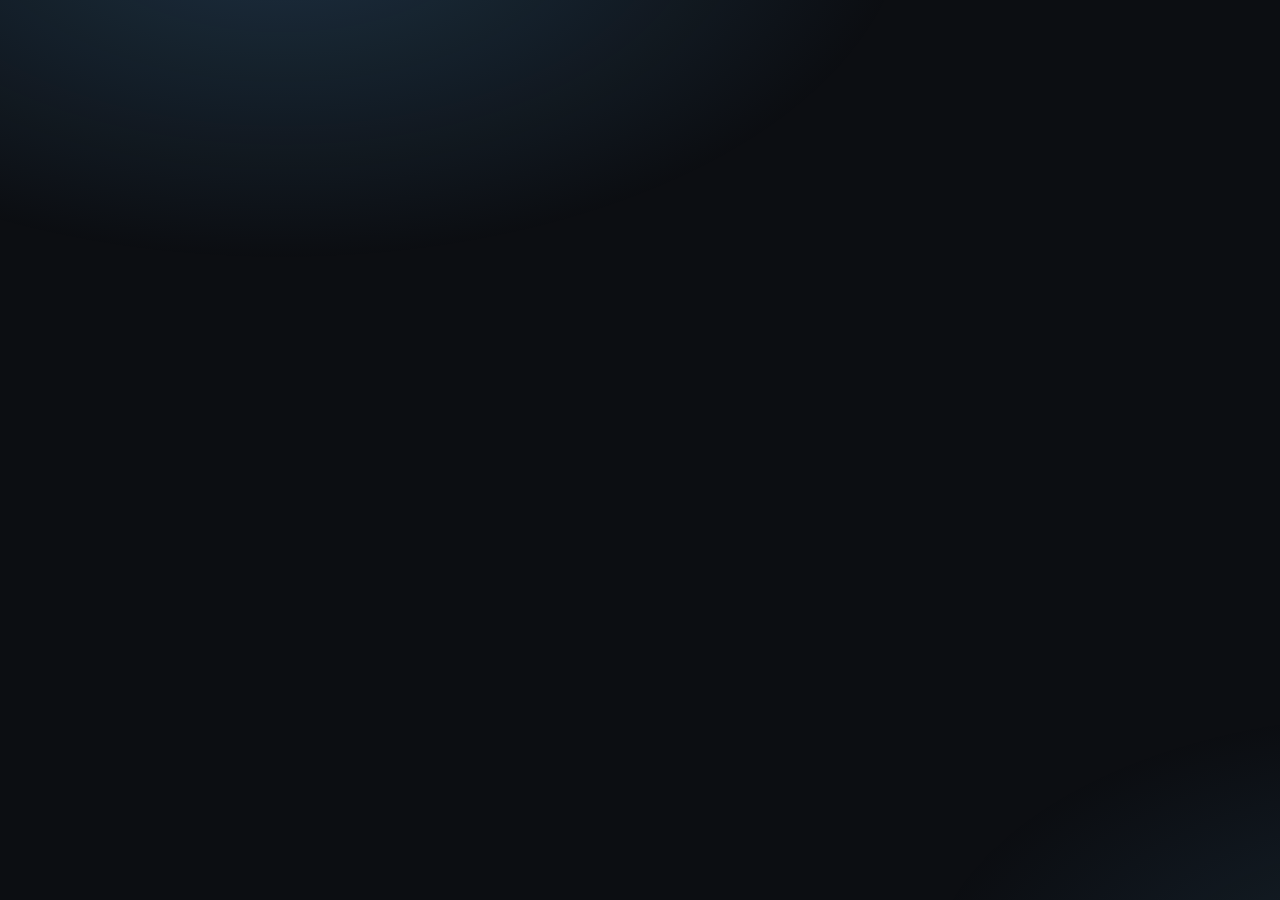
<file: ui/index.html>
<!DOCTYPE html>
<html lang="en">
<head>
<meta charset="utf-8" />
<meta name="viewport" content="width=device-width, initial-scale=1" />
<title>EMOTIV Mind Music</title>
<link rel="stylesheet" href="app.css" />
</head>
<body>

<!-- ─── Language picker (first run) ───────────────────────────────────────── -->
<div id="welcome" class="overlay hidden">
  <div class="welcome-card">
    <div class="orb-mini"></div>
    <h1 data-i18n="welcome.title"></h1>
    <div class="lang-grid">
      <button class="lang-btn" data-lang="en">
        <span class="lang-flag">EN</span>
        <span class="lang-name">English</span>
      </button>
      <button class="lang-btn" data-lang="zh">
        <span class="lang-flag">中</span>
        <span class="lang-name">中文</span>
      </button>
    </div>
    <p class="muted" data-i18n="welcome.hint"></p>
  </div>
</div>

<!-- ─── App ───────────────────────────────────────────────────────────────── -->
<div id="app" class="hidden">

  <header class="topbar">
    <div class="brand">
      <span class="brand-dot" id="brand-dot"></span>
      <div>
        <div class="brand-title" data-i18n="app.title"></div>
        <div class="brand-sub muted" data-i18n="app.subtitle"></div>
      </div>
    </div>
    <div class="topbar-right">
      <button class="device-pill hidden" id="device-pill">
        <svg id="pill-head" viewBox="0 0 44 48" aria-hidden="true"></svg>
        <span class="device-name" id="pill-name"></span>
        <span class="quality-badge" id="pill-quality">—</span>
      </button>
      <span class="pill" id="running-pill"></span>
      <div class="lang-switch">
        <button data-lang="en" class="lang-chip">EN</button>
        <button data-lang="zh" class="lang-chip">中文</button>
      </div>
      <button class="btn ghost" id="btn-settings" data-i18n="btn.settings"></button>
    </div>
  </header>

  <main>
    <div class="col-main">

      <!-- ─── Getting started: only until all three are done ─────────────── -->
      <section class="card setup-card hidden" id="setup-card">
        <div class="row-between">
          <h2 data-i18n="setup_guide.title"></h2>
          <span class="muted small" id="setup-progress"></span>
        </div>
        <div class="setup-steps">
          <div class="setup-step" id="setup-cortex">
            <span class="setup-check"></span>
            <div class="setup-text">
              <b data-i18n="setup_guide.cortex"></b>
              <span class="muted small" data-i18n="setup_guide.cortex.hint"></span>
            </div>
            <button class="btn tiny" data-open-settings="cortex" data-i18n="btn.add_keys"></button>
          </div>
          <div class="setup-step" id="setup-spotify">
            <span class="setup-check"></span>
            <div class="setup-text">
              <b data-i18n="setup_guide.spotify"></b>
              <span class="muted small" data-i18n="setup_guide.spotify.hint"></span>
            </div>
            <button class="btn tiny" id="btn-setup-spotify" data-i18n="btn.connect_spotify"></button>
          </div>
          <div class="setup-step" id="setup-headset">
            <span class="setup-check"></span>
            <div class="setup-text">
              <b data-i18n="setup_guide.headset"></b>
              <span class="muted small" data-i18n="setup_guide.headset.hint"></span>
            </div>
          </div>
          <div class="setup-step" id="setup-commands">
            <span class="setup-check"></span>
            <div class="setup-text">
              <b data-i18n="setup_guide.commands"></b>
              <span class="muted small" data-i18n="setup_guide.commands.hint"></span>
            </div>
          </div>
        </div>
      </section>

      <!-- ─── Headset, sensors, profile ─────────────────────────────────── -->
      <section class="card collapsible" id="devices-card">
        <button class="card-head" data-collapse="devices-card">
          <i class="chev"></i>
          <h2 data-i18n="panel.devices"></h2>
          <span class="card-summary" id="devices-summary"></span>
        </button>

        <div class="card-body">
          <div class="row-between">
            <div class="subhead muted" data-i18n="panel.headsets"></div>
            <button class="btn tiny ghost" id="btn-refresh-headsets" data-i18n="btn.refresh"></button>
          </div>
          <div class="picker" id="headset-list"></div>
          <div class="empty muted" id="headset-empty"></div>

          <div class="quality hidden" id="quality-block">
            <svg id="headmap" viewBox="0 0 160 176" aria-hidden="true"></svg>
            <div class="quality-readout">
              <div class="q-tabs">
                <button class="q-tab active" data-quality="cq" data-i18n="quality.contact"></button>
                <button class="q-tab" data-quality="eq" data-i18n="quality.eeg"></button>
              </div>
              <div class="q-big" id="q-big">—</div>
              <p class="small" id="q-verdict"></p>
              <p class="muted small" id="q-help"></p>
            </div>
          </div>

          <div id="profile-block">
            <div class="row-between">
              <div class="subhead muted" data-i18n="panel.profiles"></div>
              <div class="row-gap">
                <button class="btn tiny ghost hidden" id="btn-change-profile" data-i18n="btn.change"></button>
                <button class="btn tiny ghost hidden" id="btn-new-profile-devices" data-i18n="btn.new_profile"></button>
              </div>
            </div>
            <div class="picker" id="profile-list"></div>
            <div class="empty muted" id="profile-empty"></div>
          </div>
        </div>
      </section>

      <!-- ─── Now playing ───────────────────────────────────────────────── -->
      <section class="card now-card" id="now-card">
        <div class="now-art" id="now-art">
          <svg viewBox="0 0 48 48" aria-hidden="true"><path d="M18 34V14l18-4v20" fill="none" stroke="currentColor" stroke-width="2.4" stroke-linecap="round" stroke-linejoin="round"/><circle cx="14" cy="34" r="4" fill="currentColor"/><circle cx="32" cy="30" r="4" fill="currentColor"/></svg>
        </div>
        <div class="now-info">
          <div class="now-label muted" id="now-label"></div>
          <div class="now-track" id="now-track">—</div>
          <div class="now-artist muted" id="now-artist"></div>
          <div class="now-progress hidden" id="now-progress"><div class="now-progress-fill" id="now-progress-fill"></div></div>

          <div class="transport" id="transport">
            <button class="tbtn" data-player="shuffle" id="t-shuffle">
              <svg viewBox="0 0 24 24"><path d="M3 7h3.5c2 0 3.2 1 4.3 2.7l2.4 4.6C14.3 16 15.5 17 17.5 17H21M18 14l3 3-3 3M3 17h3.5c1.3 0 2.2-.4 3-1.2M13.5 8.2c.8-.8 1.7-1.2 3-1.2H21M18 4l3 3-3 3"/></svg>
            </button>
            <button class="tbtn" data-player="previous">
              <svg viewBox="0 0 24 24"><path d="M6 5v14M19 5l-10 7 10 7z" class="fill"/></svg>
            </button>
            <button class="tbtn big" data-player="play_pause" id="t-play">
              <svg viewBox="0 0 24 24" id="t-play-icon"><path d="M8 5l11 7-11 7z" class="fill"/></svg>
            </button>
            <button class="tbtn" data-player="next">
              <svg viewBox="0 0 24 24"><path d="M18 5v14M5 5l10 7-10 7z" class="fill"/></svg>
            </button>
            <button class="tbtn" data-player="volume_down">
              <svg viewBox="0 0 24 24"><path d="M4 9h4l5-4v14l-5-4H4zM16.5 12h4" class="fill-first"/></svg>
            </button>
            <span class="volume muted" id="t-volume"></span>
            <button class="tbtn" data-player="volume_up">
              <svg viewBox="0 0 24 24"><path d="M4 9h4l5-4v14l-5-4H4zM16.5 12h5M19 9.5v5" class="fill-first"/></svg>
            </button>
          </div>

          <div class="now-foot">
            <label class="device-picker">
              <svg viewBox="0 0 24 24" aria-hidden="true"><rect x="3" y="4" width="18" height="12" rx="2"/><path d="M8 20h8M12 16v4"/></svg>
              <span data-i18n="now.play_on"></span>
              <select id="now-device"></select>
            </label>
            <a class="spotify-link hidden" id="now-open" href="#" data-i18n="now.open_in_spotify"></a>
          </div>
          <p class="muted small device-hint hidden" id="now-device-hint" data-i18n="now.devices_hint"></p>
        </div>

        <!-- Shown instead of the player until Spotify is connected -->
        <div class="now-connect hidden" id="now-connect">
          <p id="now-connect-text"></p>
          <div class="row-gap">
            <button class="btn primary" id="btn-connect-spotify" data-i18n="btn.connect_spotify"></button>
            <button class="btn ghost" data-open-settings="spotify" data-i18n="btn.spotify_setup"></button>
          </div>
        </div>
      </section>

      <!-- ─── What your mind controls ───────────────────────────────────── -->
      <section class="card controls-card" id="controls-card">
        <div class="row-between controls-head">
          <div>
            <h2 data-i18n="controls.title"></h2>
            <p class="muted small" data-i18n="controls.subtitle"></p>
          </div>
          <label class="master-switch" id="mind-switch">
            <span class="master-label" id="mind-switch-label"></span>
            <button class="toggle big" id="mind-toggle" role="switch"></button>
          </label>
        </div>

        <div class="banner warn hidden" id="controls-quality-warning"></div>
        <div class="banner hidden" id="controls-spotify-warning"></div>

        <div id="binding-list"></div>
        <div class="controls-empty" id="controls-empty"></div>

        <div class="last-action hidden" id="last-action">
          <span class="last-dot" id="last-dot"></span>
          <span id="last-action-text"></span>
          <span class="muted small" id="last-action-when"></span>
        </div>

        <details class="finetune" id="finetune">
          <summary data-i18n="controls.finetune"></summary>

          <div class="finetune-body">
            <div class="tune-row">
              <label>
                <span data-i18n="tune.threshold"></span>
                <b id="lbl-threshold"></b>
              </label>
              <input type="range" id="in-threshold" min="0.2" max="0.95" step="0.05" />
              <p class="muted small" data-i18n="tune.threshold.hint"></p>
            </div>
            <div class="tune-row">
              <label>
                <span data-i18n="tune.hold"></span>
                <b id="lbl-hold"></b>
              </label>
              <input type="range" id="in-hold" min="0" max="2" step="0.125" />
              <p class="muted small" data-i18n="tune.hold.hint"></p>
            </div>
            <div class="tune-row">
              <label>
                <span data-i18n="tune.cooldown"></span>
                <b id="lbl-cooldown"></b>
              </label>
              <input type="range" id="in-cooldown" min="0.5" max="6" step="0.5" />
              <p class="muted small" data-i18n="tune.cooldown.hint"></p>
            </div>
            <div class="row-gap" style="justify-content:flex-end">
              <button class="btn tiny ghost" id="btn-tune-reset" data-i18n="btn.defaults"></button>
            </div>

            <div id="sensitivity-block" class="hidden">
              <div class="subhead muted" data-i18n="panel.sensitivity"></div>
              <p class="muted small" data-i18n="panel.sensitivity.hint"></p>
              <div id="sensitivity-list"></div>
            </div>
          </div>
        </details>
      </section>

      <!-- ─── Training ──────────────────────────────────────────────────── -->
      <section class="card collapsible hidden" id="training-card">
        <button class="card-head" data-collapse="training-card">
          <i class="chev"></i>
          <h2 data-i18n="panel.training"></h2>
          <span class="card-summary" id="training-summary"></span>
        </button>

        <div class="card-body">
          <p class="muted small training-intro" data-i18n="training.intro"></p>
          <div class="row-gap" style="justify-content:flex-end">
            <button class="btn tiny ghost" id="btn-new-profile" data-i18n="btn.new_profile"></button>
            <button class="btn tiny ghost danger" id="btn-reset-all" data-i18n="btn.reset_all"></button>
          </div>

          <div class="subhead muted" data-i18n="panel.commands"></div>
          <div id="command-list"></div>
          <div class="add-command">
            <select id="in-add-command"></select>
            <button class="btn tiny" id="btn-add-command" data-i18n="btn.add_command"></button>
          </div>
          <p class="muted small" id="add-command-hint"></p>

          <div class="subhead muted" data-i18n="panel.brainmap"></div>
          <div class="brainmap-wrap">
            <svg id="brainmap" viewBox="0 0 280 168" aria-hidden="true"></svg>
            <div class="brainmap-side">
              <div id="brainmap-legend"></div>
              <div id="training-stats"></div>
            </div>
          </div>
          <p class="muted small" data-i18n="panel.brainmap.hint"></p>
        </div>
      </section>
    </div>

    <aside class="col-side">
      <section class="card">
        <h2 data-i18n="panel.status"></h2>
        <div class="steps" id="steps"></div>
      </section>

      <section class="card log-card">
        <div class="row-between">
          <h2 data-i18n="panel.log"></h2>
          <button class="btn tiny ghost" id="btn-clear-log" data-i18n="btn.clear"></button>
        </div>
        <div class="log" id="log"></div>
      </section>
    </aside>
  </main>

  <footer class="bottombar">
    <button class="btn primary big" id="btn-run"></button>
  </footer>
</div>

<!-- ─── Training window ───────────────────────────────────────────────────── -->
<div id="training-overlay" class="overlay hidden">
  <div class="train-card">
    <div class="train-action">
      <i class="swatch" id="train-swatch"></i>
      <span id="train-action-name"></span>
    </div>
    <div class="train-binding muted small" id="train-binding"></div>

    <div class="train-ring">
      <svg viewBox="0 0 120 120">
        <circle class="ring-bg" cx="60" cy="60" r="52" />
        <circle class="ring-fill" id="train-ring-fill" cx="60" cy="60" r="52" />
      </svg>
      <div class="train-count" id="train-count">8</div>
    </div>

    <div class="train-phase" id="train-phase"></div>
    <p class="train-instr" id="train-instruction"></p>

    <div class="train-score hidden" id="train-score">
      <div class="row-between">
        <span class="muted" data-i18n="train.score"></span>
        <b id="train-score-value">—</b>
      </div>
      <div class="bar-track"><div class="bar-fill" id="train-score-bar"></div></div>
    </div>

    <div class="train-buttons" id="train-buttons"></div>
  </div>
</div>

<!-- ─── New profile ───────────────────────────────────────────────────────── -->
<div id="profile-overlay" class="overlay hidden">
  <div class="welcome-card" style="text-align:left">
    <h1 data-i18n="profile.new.title"></h1>
    <p class="muted small" data-i18n="profile.new.hint"></p>
    <input type="text" id="in-new-profile" spellcheck="false" autocomplete="off" />
    <div class="row-gap" style="margin-top:16px;justify-content:flex-end">
      <button class="btn ghost" id="btn-cancel-profile" data-i18n="btn.cancel"></button>
      <button class="btn primary" id="btn-create-profile" data-i18n="btn.create"></button>
    </div>
  </div>
</div>

<!-- ─── Waiting for the browser sign-in ───────────────────────────────────── -->
<div id="spotify-login-overlay" class="overlay hidden">
  <div class="welcome-card">
    <div class="spinner"></div>
    <h1 data-i18n="spotify_login.title"></h1>
    <p class="muted small" data-i18n="spotify_login.hint"></p>
    <button class="btn ghost" id="btn-cancel-login" style="margin-top:18px" data-i18n="btn.cancel"></button>
  </div>
</div>

<!-- ─── Settings ──────────────────────────────────────────────────────────── -->
<div id="settings" class="overlay hidden">
  <div class="modal">
    <div class="row-between modal-head">
      <h1 data-i18n="setup.title"></h1>
      <button class="btn ghost" id="btn-close-settings" data-i18n="btn.close"></button>
    </div>

    <div class="modal-body">
      <section class="field-group" id="settings-cortex">
        <h3 data-i18n="setup.credentials"></h3>
        <ol class="howto">
          <li data-i18n="setup.cortex.step1"></li>
          <li data-i18n="setup.cortex.step2"></li>
          <li data-i18n="setup.cortex.step3"></li>
        </ol>
        <button class="btn tiny ghost" data-open-url="https://www.emotiv.com/my-account/cortex-apps/" data-i18n="btn.open_cortex_apps"></button>
        <label data-i18n="setup.client_id"></label>
        <input type="text" id="in-client-id" spellcheck="false" autocomplete="off" />
        <label data-i18n="setup.client_secret"></label>
        <input type="password" id="in-client-secret" spellcheck="false" autocomplete="off" />
        <p class="muted small hidden" id="secret-saved-note" data-i18n="setup.secret_saved"></p>
      </section>

      <section class="field-group" id="settings-spotify">
        <h3 data-i18n="setup.spotify"></h3>
        <p class="banner small" data-i18n="setup.spotify.premium"></p>
        <ol class="howto">
          <li data-i18n="setup.spotify.step1"></li>
          <li data-i18n="setup.spotify.step2"></li>
          <li>
            <span data-i18n="setup.spotify.step3"></span>
            <div class="copy-row">
              <code id="redirect-uri"></code>
              <button class="btn tiny" id="btn-copy-redirect" data-i18n="btn.copy"></button>
            </div>
          </li>
          <li data-i18n="setup.spotify.step4"></li>
          <li data-i18n="setup.spotify.step5"></li>
        </ol>
        <button class="btn tiny ghost" data-open-url="https://developer.spotify.com/dashboard" data-i18n="btn.open_spotify_dashboard"></button>
        <label data-i18n="setup.spotify_client_id"></label>
        <input type="text" id="in-spotify-client-id" spellcheck="false" autocomplete="off" />
        <p class="muted small" data-i18n="setup.spotify.no_secret"></p>

        <div class="row-between spotify-account">
          <span class="small" id="spotify-account-status"></span>
          <button class="btn tiny ghost danger hidden" id="btn-spotify-logout" data-i18n="btn.disconnect"></button>
        </div>
      </section>
    </div>

    <div class="modal-foot">
      <button class="btn primary" id="btn-save" data-i18n="btn.save"></button>
    </div>
  </div>
</div>

<script src="i18n.js"></script>
<script src="app.js"></script>
</body>
</html>
</file>
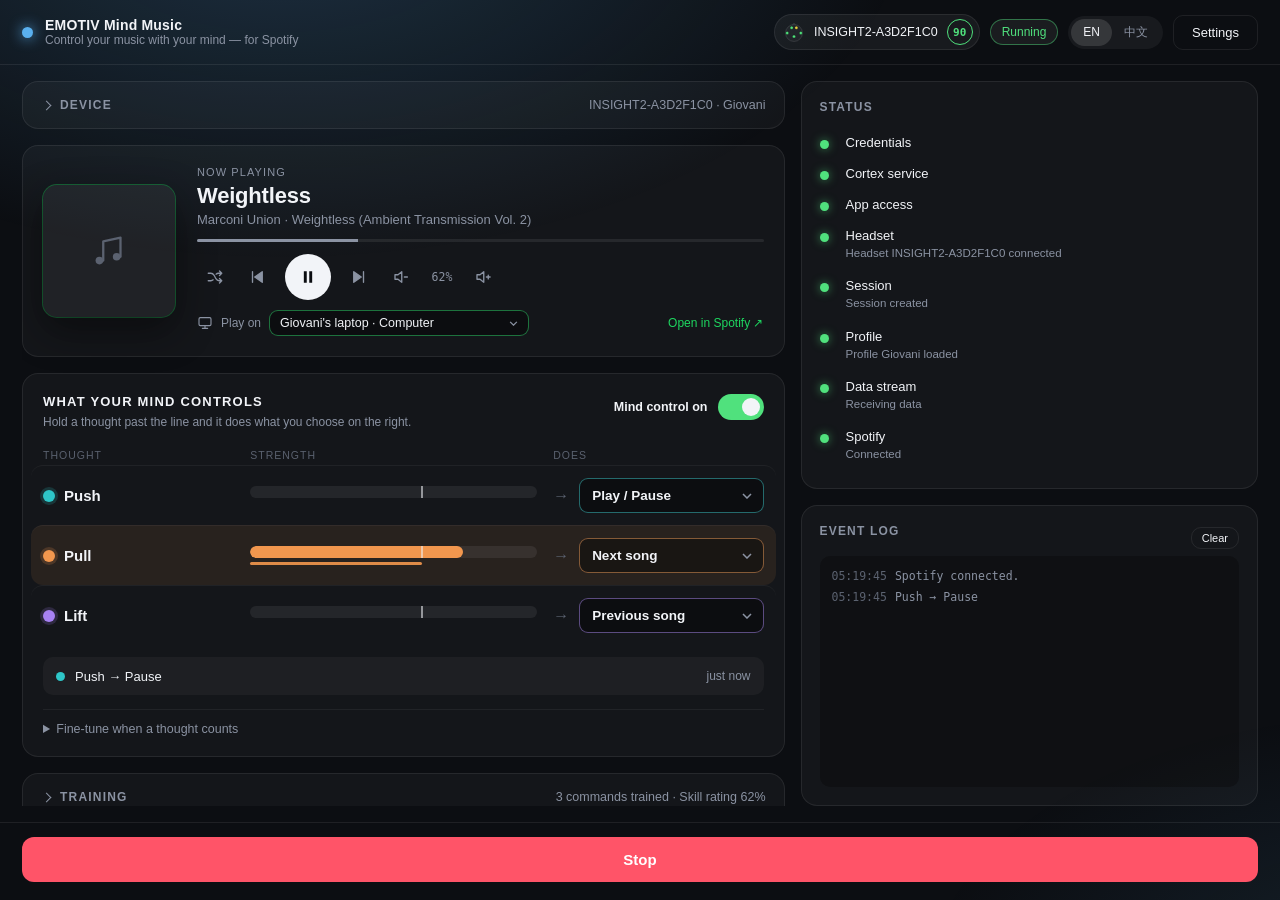
<file: tests/ui_harness.html>
<!DOCTYPE html>
<!--
  The real interface, in a normal browser, with no Python, headset or Spotify.

  window.pywebview.api is replaced by a stub, and the page is fed the exact
  event shapes engine.py emits. Serve the repository root and open:

      python -m http.server 8765
      http://127.0.0.1:8765/tests/ui_harness.html?scenario=playing

  Scenarios: first-run, fresh, playing, idle, untrained, poor-signal, training, settings, zh
-->
<html lang="en">
<head>
<meta charset="utf-8" />
<title>EMOTIV Mind Music — UI harness</title>

</head>
<body>
<script>
(async function () {
  const params = new URLSearchParams(location.search);
  // Browsers cache app.js and i18n.js hard enough that a reload after an edit
  // can still run the old code, which makes a test lie. Every load is fresh.
  const bust = "?v=" + Date.now();
  const css = document.createElement("link");
  css.rel = "stylesheet";
  css.href = "../ui/app.css" + bust;
  document.head.appendChild(css);
  const scenario = params.get("scenario") || "playing";

  // The page markup, straight from the shipped file, minus its own scripts.
  const html = await (await fetch("../ui/index.html", { cache: "no-store" })).text();
  const body = html.slice(html.indexOf("<body>") + 6, html.indexOf("</body>"))
    .replace(/<script[\s\S]*?<\/script>/g, "");
  document.body.insertAdjacentHTML("afterbegin", body);

  const settings = {
    language: scenario === "first-run" ? null : scenario === "zh" ? "zh" : "en",
    client_id: scenario === "first-run" || scenario === "fresh" ? "" : "cortex-client-id",
    client_secret: "", client_secret_set: !["first-run", "fresh"].includes(scenario),
    spotify_client_id: ["first-run", "fresh"].includes(scenario) ? "" : "spotify-client-id",
    spotify_refresh_token: "", spotify_access_token: "",
    bindings: {}, mind_control: true,
    trigger_threshold: 0.6, trigger_hold: 0.5, trigger_cooldown: 2.0,
  };
  const signedIn = !["first-run", "fresh"].includes(scenario);
  const calls = (window.__calls = []);

  const reply = (name, value) => (...args) => {
    calls.push([name, ...args]);
    return Promise.resolve(typeof value === "function" ? value(...args) : value);
  };
  window.pywebview = {
    api: {
      get_state: reply("get_state", () => ({
        settings, running: !["first-run", "fresh"].includes(scenario),
        redirect_uri: "http://127.0.0.1:43917/callback", spotify_signed_in: signedIn,
        trigger_defaults: { threshold: 0.6, hold: 0.5, cooldown: 2.0 },
      })),
      page_ready: reply("page_ready", () => { setTimeout(play, 50); return { ok: true }; }),
      save_settings: reply("save_settings", (v) => Object.assign(settings, v)),
      set_binding: reply("set_binding", (command, action) => {
        bindings[command] = action;
        emit("bindings", bindingsEvent());
        return { ok: true };
      }),
      set_mind_control: reply("set_mind_control", (on) => { emit("mind_control", { on }); return { ok: true }; }),
      spotify_devices: reply("spotify_devices", () => { emitSpotify(); return { ok: true, devices }; }),
      spotify_play_on: reply("spotify_play_on", (id) => {
        devices.forEach((d) => (d.is_active = d.id === id));
        preferred = id;
        const d = devices.find((x) => x.id === id);
        nowPlaying = nowPlaying || { ...SONG, is_playing: true };
        nowPlaying.device = d.name;
        emitSpotify();
        emit("log", { level: "info", code: "log.spotify_play_on", params: { device: d.name } });
        return { ok: true };
      }),
      player_action: reply("player_action", (action) => {
        emit("fired", { command: "", action: action === "play_pause" ? "pause" : action, source: "click", ok: true });
        return { ok: true };
      }),
    },
  };
  // Anything not stubbed answers ok, and is recorded.
  window.pywebview.api = new Proxy(window.pywebview.api, {
    get: (target, name) => target[name] || reply(String(name), { ok: true }),
  });

  const emit = (event, data) => window.pushEvent(event, JSON.parse(JSON.stringify(data)));
  const status = (step, state, code = "", params = {}) => emit("status", { step, state, code, params });

  // Spotify's own device shapes, trimmed the way spotify/player.py trims them.
  const devices = [
    { id: "laptop", name: "Giovani's laptop", type: "computer", is_active: scenario !== "idle", is_restricted: false, volume: 62 },
    { id: "phone", name: "Pixel 8", type: "smartphone", is_active: false, is_restricted: false, volume: 40 },
    { id: "kitchen", name: "Kitchen", type: "speaker", is_active: false, is_restricted: false, volume: 30 },
    { id: "tv", name: "Living room TV", type: "tv", is_active: false, is_restricted: true, volume: null },
  ];
  let preferred = scenario === "idle" ? "kitchen" : "laptop";
  const SONG = {
    is_playing: true, shuffle: false, volume: 62, supports_volume: true, device: "Giovani's laptop",
    track: "Weightless", artists: "Marconi Union", album: "Weightless (Ambient Transmission Vol. 2)",
    image: "", url: "https://open.spotify.com/track/example", progress_ms: 138000, duration_ms: 485000,
  };
  let nowPlaying = scenario === "idle" ? null : { ...SONG };
  const emitSpotify = () => emit("spotify", {
    signed_in: true, client_id_set: true, error: "", error_params: {},
    now_playing: nowPlaying, devices, preferred_device: preferred,
  });

  const bindings = { push: "play_pause", pull: "next", lift: "previous" };
  const trained = scenario === "untrained" ? { neutral: 0 } : { neutral: 6, push: 5, pull: 4, lift: 2 };
  const enabled = scenario === "untrained" ? [] : ["push", "pull", "lift"];
  const colors = { neutral: "#ff0066", push: "#2ec6c8", pull: "#f2974e", lift: "#a781f3" };
  const bindingsEvent = () => ({
    profile: "Giovani", commands: enabled, disabled: [], bindings, colors,
    actions: ["none", "play_pause", "play", "pause", "next", "previous", "volume_up", "volume_down", "shuffle"],
  });

  function play() {
    if (["first-run", "fresh"].includes(scenario)) {
      status("spotify", "idle", "status.spotify_signed_out");
      emit("spotify", { signed_in: false, client_id_set: false, now_playing: null, error: "", error_params: {} });
      return;
    }

    for (const step of ["credentials", "cortex", "access"]) status(step, "ok");
    emit("running", { running: true });
    emit("headsets", { items: [{ id: "INSIGHT2-A3D2F1C0", status: "connected", connectedBy: "dongle", virtual: false }], selected: "INSIGHT2-A3D2F1C0" });
    status("headset", "ok", "status.headset_ready", { headset: "INSIGHT2-A3D2F1C0" });
    status("session", "ok", "status.session_created");
    emit("profiles", { items: ["Giovani", "Demo"] });
    emit("actions", { items: ["neutral", ...enabled], profile: "Giovani", colors });
    emit("commands", { profile: "Giovani", enabled, disabled: [], trained, available: ["push", "pull", "lift", "drop", "left", "right"], max_active: 4 });
    emit("bindings", bindingsEvent());
    emit("sensitivity", { values: [6, 5, 5, 5], actions: enabled });
    status("profile", "ok", scenario === "untrained" ? "status.profile_untrained" : "status.profile_loaded", { profile: "Giovani" });
    status("stream", "ok", "status.streaming");

    const good = scenario !== "poor-signal";
    const grade = good ? 4 : 1;
    emit("quality", {
      cq: { AF3: grade, T7: good ? 4 : 2, Pz: grade, T8: 4, AF4: good ? 3 : 0 }, cq_overall: good ? 94 : 38,
      eq: { AF3: grade, T7: 4, Pz: good ? 4 : 2, T8: 4, AF4: good ? 4 : 1 }, eq_overall: good ? 90 : 41,
      battery: 3, signal: 1.0, battery_percent: 80,
    });
    emit("training_result", {
      profile: "Giovani", skill: 0.62, threshold: 0.71, last_score: 0.78, trained,
      brain_map: [
        { action: "neutral", coordinates: [0, 0] }, { action: "push", coordinates: [-0.52, 0.61] },
        { action: "pull", coordinates: [0.44, 0.39] }, { action: "lift", coordinates: [0.12, 0.22] },
      ],
    });

    status("spotify", "ok", "status.spotify_ready");
    emitSpotify();

    emit("log", { level: "info", code: "log.spotify_connected", params: {} });

    if (scenario === "playing" || scenario === "zh" || scenario === "poor-signal") {
      // push has just fired, and pull is now climbing past the line.
      emit("fired", { command: "push", action: "pause", source: "mind", ok: true });
      emit("log", { level: "info", code: "log.fired.mind", params: { command: "push", action: "pause" } });
      emit("live", { action: "pull", power: 0.74, hold_progress: 0.6, cooling: false, latched: false, binding: "next", armed: true });
    }
    if (scenario === "training") {
      document.querySelector("#training-card .card-head").click();
      const action = "pull";
      window.pushEvent("training", { event: "MC_Started", action });
      // startTraining is what normally opens the overlay; open it the same way.
      document.querySelector('#command-list .cmd-row[data-action="pull"] .btn.primary').click();
      setTimeout(() => {
        emit("training", { event: "MC_Started", action });
      }, 60);
    }
    if (scenario === "settings") document.getElementById("btn-settings").click();
  }

  for (const src of ["../ui/i18n.js", "../ui/app.js"]) {
    await new Promise((resolve, reject) => {
      const s = document.createElement("script");
      s.src = src + bust;
      s.onload = resolve;
      s.onerror = reject;
      document.body.appendChild(s);
    });
  }
  window.dispatchEvent(new Event("pywebviewready"));
})();
</script>
</body>
</html>
</file>
<file: ui/app.css>
/* EMOTIV Mind Music — dark theme.
   The base is carried over from emotiv-brain-light so the two apps look like
   one family; the music-specific styles are at the end. */

:root {
  --bg: #0c0e12;
  --bg-2: #11141a;
  --card: rgba(255, 255, 255, 0.035);
  --card-border: rgba(255, 255, 255, 0.08);
  --fg: #f2f4f8;
  --fg-dim: #8b93a3;
  --fg-faint: #5b6270;
  --ok: #50e17d;
  --warn: #e9cc40;
  --err: #ff5468;
  --live: #5ab0ee;
  --spotify: #1ed760;
  --radius: 16px;
  --font: -apple-system, BlinkMacSystemFont, "Segoe UI", "PingFang SC",
    "Hiragino Sans GB", "Microsoft YaHei", "Noto Sans SC", Roboto, sans-serif;
  --mono: ui-monospace, SFMono-Regular, "SF Mono", Menlo, monospace;
}

* { box-sizing: border-box; margin: 0; padding: 0; }

html, body {
  height: 100%;
  background: var(--bg);
  color: var(--fg);
  font-family: var(--font);
  font-size: 14px;
  -webkit-font-smoothing: antialiased;
  overflow: hidden;
}

/* Background glow that follows the current colour */
body::before {
  content: "";
  position: fixed;
  inset: 0;
  background:
    radial-gradient(900px 500px at 22% -10%, color-mix(in srgb, var(--live) 22%, transparent), transparent 70%),
    radial-gradient(700px 400px at 110% 110%, color-mix(in srgb, var(--live) 12%, transparent), transparent 70%);
  transition: background 700ms ease;
  pointer-events: none;
  z-index: 0;
}

.hidden { display: none !important; }
.muted { color: var(--fg-dim); }
.small { font-size: 12px; line-height: 1.5; }

/* ─── Overlays ───────────────────────────────────────────────────────────── */
.overlay {
  position: fixed;
  inset: 0;
  z-index: 50;
  display: flex;
  align-items: center;
  justify-content: center;
  background: rgba(6, 8, 11, 0.82);
  backdrop-filter: blur(18px);
  -webkit-backdrop-filter: blur(18px);
}

.welcome-card {
  width: min(440px, 90vw);
  padding: 40px 36px;
  text-align: center;
  background: var(--bg-2);
  border: 1px solid var(--card-border);
  border-radius: 24px;
  box-shadow: 0 30px 80px rgba(0, 0, 0, 0.6);
}
.welcome-card h1 { font-size: 21px; font-weight: 600; margin: 20px 0 22px; }
.orb-mini {
  width: 54px; height: 54px; margin: 0 auto; border-radius: 50%;
  background: conic-gradient(#2ec6c8, #f2974e, #a781f3, #5ab0ee, #e9cc40, #50e17d, #2ec6c8);
  filter: blur(0.3px);
  box-shadow: 0 0 40px rgba(90, 176, 238, 0.5);
  animation: spin 9s linear infinite;
}
@keyframes spin { to { transform: rotate(360deg); } }

.lang-grid { display: grid; grid-template-columns: 1fr 1fr; gap: 12px; margin-bottom: 18px; }
.lang-btn {
  display: flex; flex-direction: column; align-items: center; gap: 8px;
  padding: 22px 12px; cursor: pointer;
  background: rgba(255, 255, 255, 0.04);
  border: 1px solid var(--card-border);
  border-radius: 14px; color: var(--fg);
  font-family: var(--font); font-size: 14px;
  transition: border-color 160ms, background 160ms, transform 160ms;
}
.lang-btn:hover { background: rgba(255,255,255,0.07); border-color: rgba(255,255,255,0.22); transform: translateY(-2px); }
.lang-flag { font-size: 24px; font-weight: 600; letter-spacing: 0.5px; }
.brand-btn .lang-flag { font-size: 19px; }
.brand-btn .lang-name { font-size: 12px; line-height: 1.4; text-align: center; }
#welcome-brand h1 { margin-top: 20px; }
.lang-name { color: var(--fg-dim); }

/* ─── Topbar ─────────────────────────────────────────────────────────────── */
#app { position: relative; z-index: 1; height: 100%; display: flex; flex-direction: column; }

.topbar {
  display: flex; align-items: center; justify-content: space-between;
  padding: 14px 22px;
  border-bottom: 1px solid var(--card-border);
  flex-shrink: 0;
}
.brand { display: flex; align-items: center; gap: 12px; }
.brand-dot {
  width: 11px; height: 11px; border-radius: 50%;
  background: var(--fg-faint); box-shadow: 0 0 0 rgba(0,0,0,0);
  transition: background 300ms, box-shadow 300ms;
}
.brand-dot.live { background: var(--live); box-shadow: 0 0 14px var(--live); }
.brand-title { font-weight: 600; letter-spacing: 0.2px; }
.brand-sub { font-size: 12px; }

.topbar-right { display: flex; align-items: center; gap: 10px; }
.pill {
  font-size: 12px; padding: 5px 11px; border-radius: 999px;
  background: rgba(255,255,255,0.06); color: var(--fg-dim);
  border: 1px solid var(--card-border);
}
.pill.on { color: var(--ok); border-color: color-mix(in srgb, var(--ok) 45%, transparent); }

.lang-switch { display: flex; background: rgba(255,255,255,0.05); border-radius: 999px; padding: 3px; }
.lang-chip {
  border: 0; background: transparent; color: var(--fg-dim); cursor: pointer;
  padding: 5px 12px; border-radius: 999px; font-family: var(--font); font-size: 12px;
  transition: background 160ms, color 160ms;
}
.lang-chip.active { background: rgba(255,255,255,0.13); color: var(--fg); }

/* ─── Layout ─────────────────────────────────────────────────────────────── */
main {
  flex: 1; min-height: 0;
  display: grid; grid-template-columns: minmax(0, 1.5fr) minmax(300px, 0.9fr);
  gap: 16px; padding: 16px 22px;
  overflow: hidden;
}
.col-main, .col-side { display: flex; flex-direction: column; gap: 16px; min-height: 0; overflow-y: auto; }

.card {
  background: var(--card);
  border: 1px solid var(--card-border);
  border-radius: var(--radius);
  padding: 18px;
}
.card h2 { font-size: 12px; font-weight: 600; letter-spacing: 1.2px; text-transform: uppercase; color: var(--fg-dim); margin-bottom: 14px; }
.row-between { display: flex; align-items: center; justify-content: space-between; gap: 10px; }
.row-gap { display: flex; gap: 8px; align-items: center; }
.subhead { font-size: 11px; letter-spacing: 1px; text-transform: uppercase; margin: 16px 0 10px; }

/* ─── Headset / profile picker ───────────────────────────────────────────── */
.picker { display: flex; flex-direction: column; gap: 6px; }
.picker.scroll { max-height: 168px; overflow-y: auto; padding-right: 4px; }
.pick-item {
  display: flex; align-items: center; gap: 10px; width: 100%; text-align: left;
  padding: 10px 13px; cursor: pointer; font-family: var(--font); font-size: 13px;
  color: var(--fg); background: rgba(255,255,255,0.04);
  border: 1px solid var(--card-border); border-radius: 11px;
  transition: border-color 160ms, background 160ms;
}
.pick-item:hover { background: rgba(255,255,255,0.08); border-color: rgba(255,255,255,0.2); }
.pick-item.selected {
  border-color: color-mix(in srgb, var(--live) 70%, transparent);
  background: color-mix(in srgb, var(--live) 12%, transparent);
}
.pick-item:disabled { opacity: 0.5; cursor: progress; }
.pick-radio {
  width: 13px; height: 13px; border-radius: 50%; flex-shrink: 0;
  border: 1.5px solid var(--fg-faint); transition: border-color 160ms, box-shadow 160ms;
}
.pick-item.selected .pick-radio {
  border-color: var(--live); box-shadow: inset 0 0 0 3px var(--live);
}
.pick-main { flex: 1; min-width: 0; overflow: hidden; text-overflow: ellipsis; white-space: nowrap; }
.pick-tag {
  font-size: 10.5px; letter-spacing: 0.4px; text-transform: uppercase;
  padding: 3px 8px; border-radius: 999px; flex-shrink: 0;
  background: rgba(255,255,255,0.07); color: var(--fg-dim);
}
.pick-tag.connected { color: var(--ok); background: color-mix(in srgb, var(--ok) 14%, transparent); }
.pick-tag.virtual { color: var(--warn); background: color-mix(in srgb, var(--warn) 14%, transparent); }
#profile-block { margin-top: 2px; }

/* ─── Sensitivity sliders ────────────────────────────────────────────────── */
#sensitivity-block { margin-top: 4px; }
.sens-row { display: grid; grid-template-columns: 108px 1fr 28px; align-items: center; gap: 12px; margin-bottom: 9px; }
.sens-name { display: flex; align-items: center; gap: 7px; font-size: 13px; min-width: 0; }
.sens-name span { overflow: hidden; text-overflow: ellipsis; white-space: nowrap; }
.sens-row input[type="range"] { margin: 0; }
.sens-value { font-family: var(--mono); font-size: 12px; text-align: right; color: var(--fg-dim); }
.sens-row.busy { opacity: 0.5; }
/* ─── Steps ──────────────────────────────────────────────────────────────── */
.steps { display: flex; flex-direction: column; gap: 2px; }
.step { display: grid; grid-template-columns: 16px 1fr; gap: 10px; padding: 7px 0; align-items: start; }
.step-dot {
  width: 9px; height: 9px; border-radius: 50%; margin-top: 5px;
  background: var(--fg-faint); transition: background 250ms, box-shadow 250ms;
}
.step.ok .step-dot { background: var(--ok); box-shadow: 0 0 10px color-mix(in srgb, var(--ok) 60%, transparent); }
.step.pending .step-dot { background: var(--warn); animation: pulse 1.1s ease-in-out infinite; }
.step.error .step-dot { background: var(--err); box-shadow: 0 0 10px color-mix(in srgb, var(--err) 60%, transparent); }
@keyframes pulse { 0%,100% { opacity: 1; } 50% { opacity: 0.28; } }
.step-name { font-size: 13px; }
.step.idle .step-name { color: var(--fg-faint); }
.step-msg { font-size: 11.5px; line-height: 1.5; color: var(--fg-dim); margin-top: 2px; }
.step.error .step-msg { color: color-mix(in srgb, var(--err) 78%, var(--fg)); }

/* ─── Log ────────────────────────────────────────────────────────────────── */
.log-card { flex: 1; min-height: 160px; display: flex; flex-direction: column; }
.log {
  flex: 1; overflow-y: auto; font-family: var(--mono); font-size: 11.5px; line-height: 1.65;
  background: rgba(0,0,0,0.28); border-radius: 10px; padding: 10px 12px; margin-top: 4px;
}
.log-line { display: flex; gap: 8px; padding: 1px 0; }
.log-time { color: var(--fg-faint); flex-shrink: 0; }
.log-line.info .log-text { color: var(--fg-dim); }
.log-line.warn .log-text { color: var(--warn); }
.log-line.error .log-text { color: var(--err); }

/* ─── Buttons / form ─────────────────────────────────────────────────────── */
.bottombar { padding: 14px 22px 18px; border-top: 1px solid var(--card-border); flex-shrink: 0; }
.btn {
  font-family: var(--font); font-size: 13px; cursor: pointer;
  padding: 9px 18px; border-radius: 10px;
  border: 1px solid var(--card-border); background: rgba(255,255,255,0.06); color: var(--fg);
  transition: background 160ms, border-color 160ms, opacity 160ms;
}
.btn:hover { background: rgba(255,255,255,0.11); }
.btn:disabled { opacity: 0.45; cursor: not-allowed; }
.btn.ghost { background: transparent; }
.btn.ghost:hover { background: rgba(255,255,255,0.07); }
.btn.tiny { padding: 4px 10px; font-size: 11px; }
.btn.primary { background: var(--fg); color: #0b0d11; border-color: transparent; font-weight: 600; }
.btn.primary:hover { background: #ffffff; }
.btn.primary.stop { background: var(--err); color: #fff; }
.btn.big { width: 100%; padding: 13px; font-size: 15px; border-radius: 12px; }

.modal {
  width: min(560px, 92vw); max-height: 88vh; display: flex; flex-direction: column;
  background: var(--bg-2); border: 1px solid var(--card-border);
  border-radius: 20px; box-shadow: 0 30px 80px rgba(0,0,0,0.6);
}
.modal-head { padding: 20px 24px 12px; border-bottom: 1px solid var(--card-border); }
.modal-head h1 { font-size: 17px; font-weight: 600; }
.modal-body { padding: 8px 24px 20px; overflow-y: auto; }
.modal-foot { padding: 14px 24px 18px; border-top: 1px solid var(--card-border); display: flex; justify-content: flex-end; }

.field-group { padding: 18px 0; border-bottom: 1px solid rgba(255,255,255,0.055); }
.field-group:last-child { border-bottom: 0; }
.field-group h3 { font-size: 13px; font-weight: 600; margin-bottom: 6px; }
.field-group label { display: block; font-size: 12px; color: var(--fg-dim); margin: 12px 0 5px; }
.field-group label b { color: var(--fg); font-family: var(--mono); font-weight: 500; }

input[type="text"], input[type="password"], select {
  width: 100%; padding: 9px 12px; font-family: var(--font); font-size: 13px;
  color: var(--fg); background: rgba(0,0,0,0.35);
  border: 1px solid var(--card-border); border-radius: 9px; outline: none;
  transition: border-color 160ms;
}
input[type="text"]:focus, input[type="password"]:focus, select:focus {
  border-color: color-mix(in srgb, var(--live) 65%, transparent);
}
.row-gap input { flex: 1; }
select { appearance: none; cursor: pointer; }
input[type="range"] { width: 100%; accent-color: var(--live); margin-top: 4px; }

::-webkit-scrollbar { width: 9px; height: 9px; }
::-webkit-scrollbar-track { background: transparent; }
::-webkit-scrollbar-thumb { background: rgba(255,255,255,0.11); border-radius: 999px; }
::-webkit-scrollbar-thumb:hover { background: rgba(255,255,255,0.2); }

@media (max-width: 900px) {
  main { grid-template-columns: 1fr; }
}

/* ─── Training ───────────────────────────────────────────────────────────── */
.btn.danger { color: var(--err); }
.btn.danger:hover { background: color-mix(in srgb, var(--err) 16%, transparent); }

/* Sensor quality, sitting beside the device it describes */
.quality {
  display: grid; grid-template-columns: 148px 1fr; gap: 18px; align-items: center;
  margin-top: 14px; padding-top: 14px; border-top: 1px solid rgba(255,255,255,0.06);
}
#headmap { width: 148px; height: auto; }
.q-big { font-size: 30px; font-weight: 600; letter-spacing: -0.5px; margin: 10px 0 4px; }
.head-outline { fill: rgba(255,255,255,0.04); stroke: rgba(255,255,255,0.16); stroke-width: 1.4; }
.head-nose { fill: none; stroke: rgba(255,255,255,0.16); stroke-width: 1.4; stroke-linejoin: round; }
.sensor { stroke: rgba(0,0,0,0.45); stroke-width: 1; transition: fill 300ms; }
.sensor-label { font-size: 7.5px; fill: var(--fg-dim); text-anchor: middle; font-family: var(--mono); }
.sensor { cursor: help; }

.q-tabs { display: flex; background: rgba(255,255,255,0.05); border-radius: 999px; padding: 3px; }
.q-tab {
  border: 0; background: transparent; color: var(--fg-dim); cursor: pointer;
  padding: 4px 10px; border-radius: 999px; font-family: var(--font); font-size: 11px;
}
.q-tab.active { background: rgba(255,255,255,0.13); color: var(--fg); }

.quality-readout { display: flex; flex-direction: column; align-items: flex-start; min-width: 0; }
#q-verdict { line-height: 1.5; }
#q-verdict.good { color: var(--ok); }
#q-verdict.fair { color: var(--warn); }
#q-verdict.poor { color: var(--err); }

/* One row per command, as EmotivBCI lists them */
.cmd-row {
  display: grid; grid-template-columns: 34px 1fr 30px auto; align-items: center;
  gap: 10px; padding: 8px 0; border-bottom: 1px solid rgba(255,255,255,0.05);
}
.cmd-row:last-child { border-bottom: 0; }
.cmd-row.busy { opacity: 0.45; pointer-events: none; }
.cmd-name { display: flex; align-items: center; gap: 8px; font-size: 13.5px; min-width: 0; }
.cmd-name span { overflow: hidden; text-overflow: ellipsis; white-space: nowrap; }
.cmd-name .swatch { width: 10px; height: 10px; }
.cmd-row.off .cmd-name { color: var(--fg-faint); }
.cmd-row.off .swatch { opacity: 0.35; }
.cmd-count { font-family: var(--mono); font-size: 12px; color: var(--fg-dim); text-align: right; }
.cmd-count.none { color: var(--fg-faint); }
.cmd-actions { display: flex; gap: 6px; align-items: center; }

/* Toggle, for switching a trained command on and off */
.toggle {
  width: 32px; height: 18px; border-radius: 999px; border: 0; padding: 0; cursor: pointer;
  background: rgba(255,255,255,0.14); position: relative; transition: background 180ms;
}
.toggle::after {
  content: ""; position: absolute; top: 3px; left: 3px; width: 12px; height: 12px;
  border-radius: 50%; background: var(--fg); transition: transform 180ms;
}
.toggle.on { background: var(--ok); }
.toggle.on::after { transform: translateX(14px); }
.toggle:disabled { opacity: 0.3; cursor: not-allowed; }

.add-command { display: flex; gap: 8px; align-items: center; margin-top: 12px; }
.add-command select { flex: 1; }
#add-command-hint { margin-top: 6px; }

/* Brain map: where each command sits relative to neutral */
.brainmap-wrap { display: grid; grid-template-columns: 1fr 130px; gap: 14px; align-items: center; }
#brainmap { width: 100%; height: auto; }
.bm-arc { fill: none; stroke: rgba(255,255,255,0.09); stroke-width: 1; }
.bm-axis { stroke: rgba(255,255,255,0.07); stroke-width: 1; }
.bm-dot { stroke: rgba(0,0,0,0.4); stroke-width: 1.2; }
.bm-halo { opacity: 0.22; }
.brainmap-side { display: flex; flex-direction: column; gap: 10px; }
#brainmap-legend { display: flex; flex-direction: column; gap: 5px; }
.bm-legend-row { display: flex; align-items: center; gap: 7px; font-size: 12px; }
.bm-legend-row .dist { margin-left: auto; font-family: var(--mono); color: var(--fg-dim); }
#training-stats { display: flex; flex-direction: column; gap: 4px; font-size: 11.5px; }
.stat-row { display: flex; justify-content: space-between; gap: 8px; color: var(--fg-dim); }
.stat-row b { font-family: var(--mono); color: var(--fg); font-weight: 500; }

/* ─── The training window ────────────────────────────────────────────────── */
.train-card {
  width: min(400px, 90vw); padding: 30px 32px 26px; text-align: center;
  background: var(--bg-2); border: 1px solid var(--card-border);
  border-radius: 24px; box-shadow: 0 30px 80px rgba(0,0,0,0.6);
}
.train-action {
  display: flex; align-items: center; justify-content: center; gap: 9px;
  font-size: 19px; font-weight: 600;
}
.train-action .swatch { width: 12px; height: 12px; }

.train-ring { position: relative; width: 168px; height: 168px; margin: 18px auto 6px; }
.train-ring svg { width: 100%; height: 100%; transform: rotate(-90deg); }
.ring-bg { fill: none; stroke: rgba(255,255,255,0.08); stroke-width: 7; }
.ring-fill {
  fill: none; stroke: var(--live); stroke-width: 7; stroke-linecap: round;
  stroke-dasharray: 326.7; stroke-dashoffset: 326.7;
  transition: stroke-dashoffset 120ms linear, stroke 400ms ease;
}
.train-count {
  position: absolute; inset: 0; display: grid; place-items: center;
  font-size: 40px; font-weight: 600; font-family: var(--mono); letter-spacing: -1px;
}
.train-count.small { font-size: 19px; font-family: var(--font); letter-spacing: 0; padding: 0 24px; line-height: 1.35; }

.train-phase { font-size: 12px; letter-spacing: 1.1px; text-transform: uppercase; color: var(--fg-dim); }
.train-phase.ok { color: var(--ok); }
.train-phase.err { color: var(--err); }
.train-instr { font-size: 13.5px; line-height: 1.6; color: var(--fg-dim); margin: 10px 4px 0; }
.train-score { margin-top: 16px; text-align: left; }
.bar-track { height: 7px; border-radius: 999px; background: rgba(255,255,255,0.07); overflow: hidden; }
.bar-fill { height: 100%; border-radius: 999px; width: 0%; transition: width 220ms ease, background 300ms; background: var(--live); }
.swatch { width: 9px; height: 9px; border-radius: 50%; flex-shrink: 0; }
.empty { padding: 8px 0; font-size: 13px; }
.train-score b { font-family: var(--mono); }
.train-buttons { display: flex; gap: 10px; justify-content: center; margin-top: 20px; }
.train-buttons .btn { flex: 1; }

#profile-overlay input { margin-top: 12px; }
#profile-overlay h1 { font-size: 18px; margin-bottom: 8px; }

label.check { display: flex; align-items: center; gap: 9px; cursor: pointer; margin-top: 16px; }
label.check input { width: auto; accent-color: var(--live); }


/* ─── Collapsible cards ──────────────────────────────────────────────────── */
/* Once a choice is made there is nothing left to choose, so the card folds
   away and leaves the stage to the light. Its summary keeps the answer
   visible, so folding never hides what was picked. */
.card.collapsible { padding: 0; }
.card-head {
  display: flex; align-items: center; gap: 10px; width: 100%;
  padding: 16px 18px; cursor: pointer; text-align: left;
  background: transparent; border: 0; color: inherit; font-family: var(--font);
  border-radius: var(--radius);
}
.card-head:hover { background: rgba(255,255,255,0.03); }
.card-head h2 { margin: 0; flex-shrink: 0; }
.card-summary {
  flex: 1; min-width: 0; text-align: right; font-size: 12.5px; color: var(--fg-dim);
  overflow: hidden; text-overflow: ellipsis; white-space: nowrap;
}
.chev {
  width: 7px; height: 7px; flex-shrink: 0; margin-left: 2px;
  border-right: 1.6px solid var(--fg-dim); border-bottom: 1.6px solid var(--fg-dim);
  transform: rotate(45deg); transition: transform 200ms;
}
.collapsed .chev { transform: rotate(-45deg); }
.card-body { padding: 0 18px 18px; }
.collapsed .card-body { display: none; }

/* ─── The selected device, in the header ─────────────────────────────────── */
.device-pill {
  display: flex; align-items: center; gap: 9px; cursor: pointer;
  padding: 4px 6px 4px 8px; border-radius: 999px;
  background: rgba(255,255,255,0.05); border: 1px solid var(--card-border);
  color: var(--fg); font-family: var(--font); font-size: 12.5px;
  transition: background 160ms, border-color 160ms;
}
.device-pill:hover { background: rgba(255,255,255,0.1); border-color: rgba(255,255,255,0.2); }
#pill-head { width: 22px; height: 24px; flex-shrink: 0; }
.device-name { max-width: 168px; overflow: hidden; text-overflow: ellipsis; white-space: nowrap; }
.quality-badge {
  display: grid; place-items: center; min-width: 26px; height: 26px; padding: 0 5px;
  border-radius: 999px; font-family: var(--mono); font-size: 11px; font-weight: 600;
  border: 1.5px solid var(--fg-faint); color: var(--fg-dim);
}
.quality-badge.good { border-color: var(--ok); color: var(--ok); }
.quality-badge.fair { border-color: var(--warn); color: var(--warn); }
.quality-badge.poor { border-color: var(--err); color: var(--err); }


/* ════════════════════════════════════════════════════════════════════════════
   Music
   ════════════════════════════════════════════════════════════════════════════ */

.good { color: var(--ok); }

.banner {
  padding: 10px 13px; border-radius: 10px; font-size: 12.5px; line-height: 1.55;
  background: rgba(255,255,255,0.05); border: 1px solid var(--card-border);
  color: var(--fg-dim); margin: 10px 0 4px;
}
.banner.warn {
  color: color-mix(in srgb, var(--warn) 85%, var(--fg));
  background: color-mix(in srgb, var(--warn) 9%, transparent);
  border-color: color-mix(in srgb, var(--warn) 32%, transparent);
}

/* ─── Getting started ────────────────────────────────────────────────────── */
.setup-card { border-color: color-mix(in srgb, var(--live) 35%, var(--card-border)); }
.setup-card h2 { margin-bottom: 0; }
.setup-steps { display: flex; flex-direction: column; gap: 4px; margin-top: 12px; }
.setup-step {
  display: grid; grid-template-columns: 22px 1fr auto; gap: 12px; align-items: center;
  padding: 10px 12px; border-radius: 11px; border: 1px solid transparent;
  transition: background 200ms, border-color 200ms, opacity 200ms;
}
.setup-step.next {
  background: rgba(255,255,255,0.045);
  border-color: color-mix(in srgb, var(--live) 45%, transparent);
}
.setup-step.done { opacity: 0.55; }
.setup-step.done .btn { display: none; }
.setup-text { display: flex; flex-direction: column; gap: 2px; min-width: 0; }
.setup-text b { font-weight: 600; font-size: 13.5px; }
.setup-check {
  width: 20px; height: 20px; border-radius: 50%;
  border: 1.6px solid var(--fg-faint); position: relative;
}
.setup-step.next .setup-check { border-color: var(--live); }
.setup-step.done .setup-check { background: var(--ok); border-color: var(--ok); }
.setup-step.done .setup-check::after {
  content: ""; position: absolute; left: 6px; top: 2.5px; width: 5px; height: 10px;
  border-right: 2px solid #0b0d11; border-bottom: 2px solid #0b0d11; transform: rotate(45deg);
}

/* ─── Now playing ────────────────────────────────────────────────────────── */
.now-card { display: flex; gap: 22px; align-items: center; padding: 20px; }
.now-art {
  width: 132px; height: 132px; flex-shrink: 0; border-radius: 14px;
  display: grid; place-items: center; color: var(--fg-faint);
  background: rgba(255,255,255,0.05) center / cover no-repeat;
  box-shadow: 0 14px 34px rgba(0,0,0,0.45);
  transition: box-shadow 400ms;
}
.now-art svg { width: 46px; height: 46px; }
.now-art.has-image svg { display: none; }
.now-art.playing { box-shadow: 0 14px 38px rgba(0,0,0,0.45), 0 0 0 1px color-mix(in srgb, var(--spotify) 40%, transparent); }
.now-info { flex: 1; min-width: 0; }
.now-label { font-size: 11px; letter-spacing: 1.1px; text-transform: uppercase; }
.now-track {
  font-size: 22px; font-weight: 600; margin: 5px 0 3px; letter-spacing: -0.2px;
  overflow: hidden; text-overflow: ellipsis; white-space: nowrap;
}
.now-track.small-track { font-size: 14px; font-weight: 500; white-space: normal; line-height: 1.5; color: var(--fg-dim); }
.now-artist { font-size: 13px; overflow: hidden; text-overflow: ellipsis; white-space: nowrap; }
.now-progress { height: 3px; border-radius: 999px; background: rgba(255,255,255,0.08); margin-top: 12px; overflow: hidden; }
.now-progress-fill { height: 100%; background: var(--fg-dim); width: 0; transition: width 900ms linear; }

.transport { display: flex; align-items: center; gap: 6px; margin-top: 12px; }
.tbtn {
  width: 36px; height: 36px; border-radius: 50%; border: 0; cursor: pointer;
  display: grid; place-items: center; color: var(--fg-dim); background: transparent;
  transition: background 160ms, color 160ms, transform 120ms;
}
.tbtn:hover { background: rgba(255,255,255,0.08); color: var(--fg); }
.tbtn.pressed { transform: scale(0.9); }
.tbtn:disabled { cursor: progress; }
.tbtn svg { width: 18px; height: 18px; fill: none; stroke: currentColor; stroke-width: 1.8; stroke-linecap: round; stroke-linejoin: round; }
.tbtn svg .fill { fill: currentColor; }
.tbtn.big { width: 46px; height: 46px; background: var(--fg); color: #0b0d11; margin: 0 4px; }
.tbtn.big:hover { background: #fff; color: #0b0d11; transform: scale(1.04); }
.tbtn.big svg { width: 20px; height: 20px; stroke: none; }
.tbtn.on { color: var(--spotify); }
.volume { font-family: var(--mono); font-size: 11.5px; min-width: 34px; text-align: center; }

.now-foot { display: flex; align-items: center; justify-content: space-between; gap: 10px; margin-top: 10px; }
.spotify-link { font-size: 12px; color: var(--spotify); text-decoration: none; white-space: nowrap; }

.device-picker { display: flex; align-items: center; gap: 8px; min-width: 0; font-size: 12px; color: var(--fg-dim); }
.device-picker svg { width: 16px; height: 16px; flex-shrink: 0; fill: none; stroke: currentColor; stroke-width: 1.7; stroke-linecap: round; }
.device-picker select {
  width: auto; min-width: 0; max-width: 260px; padding: 5px 28px 5px 10px; font-size: 12.5px;
  background: rgba(0,0,0,0.35)
    url("data:image/svg+xml,%3Csvg xmlns='http://www.w3.org/2000/svg' viewBox='0 0 10 6'%3E%3Cpath d='M1 1l4 4 4-4' fill='none' stroke='%238b93a3' stroke-width='1.5'/%3E%3C/svg%3E")
    no-repeat right 10px center / 9px 5px;
  overflow: hidden; text-overflow: ellipsis; white-space: nowrap;
}
.device-picker select.busy { opacity: 0.5; cursor: progress; }
.device-picker.active select { border-color: color-mix(in srgb, var(--spotify) 45%, var(--card-border)); }
.device-hint { margin-top: 6px; line-height: 1.5; }
.spotify-link:hover { text-decoration: underline; }

.now-connect { flex: 1; }
.now-connect p { color: var(--fg-dim); line-height: 1.6; margin-bottom: 14px; font-size: 13.5px; }

/* ─── What your mind controls ────────────────────────────────────────────── */
.controls-card { padding: 20px; }
.controls-head { align-items: flex-start; margin-bottom: 6px; }
.controls-head h2 { color: var(--fg); font-size: 13px; margin-bottom: 4px; }

.master-switch { display: flex; align-items: center; gap: 10px; cursor: pointer; flex-shrink: 0; }
.master-label { font-size: 12.5px; font-weight: 600; }
.toggle.big { width: 46px; height: 26px; }
.toggle.big::after { width: 18px; height: 18px; top: 4px; left: 4px; }
.toggle.big.on::after { transform: translateX(20px); }
.controls-card.disarmed .master-label { color: var(--fg-dim); }
.controls-card.disarmed #binding-list { opacity: 0.45; }

.bind-row {
  display: grid; grid-template-columns: minmax(120px, 1fr) minmax(150px, 1.5fr) minmax(170px, 1.1fr);
  gap: 16px; align-items: center; padding: 12px; margin: 0 -12px;
  border-radius: 12px; position: relative;
  transition: background 220ms;
}
.bind-row + .bind-row:not(.bind-head) { border-top: 1px solid rgba(255,255,255,0.05); }
.bind-head { padding-top: 12px; padding-bottom: 4px; font-size: 10.5px; letter-spacing: 1px; text-transform: uppercase; color: var(--fg-faint); }
.bind-row.active { background: color-mix(in srgb, var(--slot) 9%, transparent); }

.bind-name { display: flex; align-items: center; gap: 9px; font-size: 15px; font-weight: 600; min-width: 0; flex-wrap: wrap; }
.bind-name .swatch { width: 12px; height: 12px; background: var(--slot); box-shadow: 0 0 0 3px color-mix(in srgb, var(--slot) 18%, transparent); }
.bind-note { flex-basis: 100%; padding-left: 21px; font-size: 11px; font-weight: 400; color: var(--warn); }
.bind-row.off .bind-name, .bind-row.untrained .bind-name { color: var(--fg-dim); }

.bind-meter { display: flex; flex-direction: column; gap: 4px; }
.meter-track { position: relative; height: 12px; border-radius: 999px; background: rgba(255,255,255,0.07); overflow: hidden; }
.meter-fill {
  position: absolute; top: 0; bottom: 0; left: 0; width: 0%;
  background: color-mix(in srgb, var(--slot) 70%, transparent);
  border-radius: 999px; transition: width 110ms linear;
}
.bind-row.active .meter-fill { background: var(--slot); }
/* The trigger line: cross it and hold, and the command fires. */
.meter-line {
  position: absolute; top: -2px; bottom: -2px; width: 2px; margin-left: -1px;
  background: var(--fg); opacity: 0.55; border-radius: 1px;
}
.meter-hold {
  height: 3px; width: 0%; border-radius: 999px; background: var(--slot);
  transition: width 110ms linear; opacity: 0.9;
}
.bind-row.cooling .meter-hold { opacity: 0.25; }

.bind-does { display: flex; align-items: center; gap: 10px; }
.bind-arrow { color: var(--fg-faint); font-size: 16px; }
.bind-select {
  flex: 1; padding: 9px 30px 9px 12px; font-weight: 600; font-size: 13.5px;
  background: rgba(0,0,0,0.35)
    url("data:image/svg+xml,%3Csvg xmlns='http://www.w3.org/2000/svg' viewBox='0 0 10 6'%3E%3Cpath d='M1 1l4 4 4-4' fill='none' stroke='%238b93a3' stroke-width='1.5'/%3E%3C/svg%3E")
    no-repeat right 11px center / 10px 6px;
  border-color: color-mix(in srgb, var(--slot) 45%, var(--card-border));
}
.bind-select.none { font-weight: 400; color: var(--fg-dim); border-color: var(--card-border); }

/* A fired command flashes its row in its own colour; a failed one in red. */
@keyframes fired { 0% { background: color-mix(in srgb, var(--slot) 42%, transparent); } 100% { background: transparent; } }
@keyframes failed { 0% { background: color-mix(in srgb, var(--err) 30%, transparent); } 100% { background: transparent; } }
.bind-row.fired { animation: fired 1.1s ease-out; }
.bind-row.failed { animation: failed 1.4s ease-out; }

.controls-empty {
  padding: 22px 14px; margin-top: 10px; text-align: center; font-size: 13.5px; line-height: 1.6;
  color: var(--fg-dim); border: 1px dashed rgba(255,255,255,0.12); border-radius: 12px;
}

.last-action {
  display: flex; align-items: center; gap: 10px; margin-top: 12px; padding: 10px 13px;
  border-radius: 10px; background: rgba(255,255,255,0.04); font-size: 13px;
}
.last-action #last-action-when { margin-left: auto; white-space: nowrap; }
.last-dot { width: 9px; height: 9px; border-radius: 50%; flex-shrink: 0; }
.last-action.failed { color: color-mix(in srgb, var(--err) 80%, var(--fg)); }

.finetune { margin-top: 14px; border-top: 1px solid rgba(255,255,255,0.06); padding-top: 12px; }
.finetune summary { cursor: pointer; font-size: 12.5px; color: var(--fg-dim); user-select: none; }
.finetune summary:hover { color: var(--fg); }
.finetune-body { padding-top: 6px; }
.tune-row { margin-top: 12px; }
.tune-row label { display: flex; justify-content: space-between; font-size: 12.5px; }
.tune-row label b { font-family: var(--mono); font-weight: 500; }
.tune-row p { margin-top: 3px; }

.cmd-does { font-size: 11.5px; font-weight: 400; color: var(--fg-dim); margin-left: 4px; white-space: nowrap; }
.training-intro { margin-bottom: 8px; line-height: 1.6; }
.train-binding { margin-top: 4px; min-height: 18px; }

/* ─── Settings ───────────────────────────────────────────────────────────── */
.howto { margin: 10px 0 12px 18px; font-size: 12.5px; line-height: 1.65; color: var(--fg-dim); }
.howto li { margin: 3px 0; }
.copy-row { display: flex; gap: 8px; align-items: center; margin: 6px 0 4px; }
.copy-row code {
  flex: 1; font-family: var(--mono); font-size: 12px; color: var(--fg); user-select: all;
  padding: 7px 10px; border-radius: 8px; background: rgba(0,0,0,0.4); border: 1px solid var(--card-border);
}
.spotify-account { margin-top: 16px; padding-top: 12px; border-top: 1px solid rgba(255,255,255,0.05); }

.spinner {
  width: 38px; height: 38px; margin: 0 auto; border-radius: 50%;
  border: 3px solid rgba(255,255,255,0.1); border-top-color: var(--spotify);
  animation: spin 900ms linear infinite;
}
#spotify-login-overlay h1 { margin-top: 18px; }
</file>
